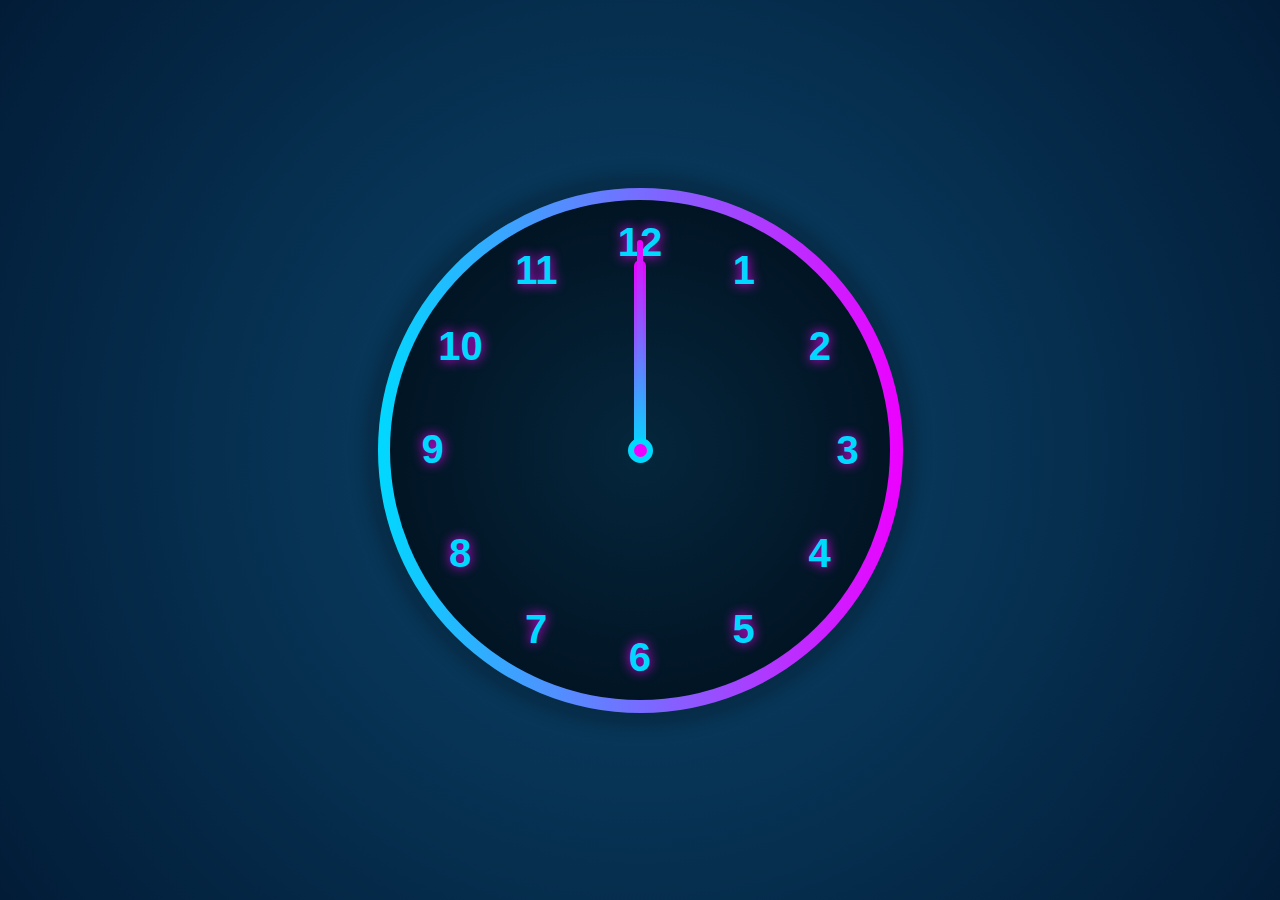
<file: index.html>
<!DOCTYPE html>
<html lang="en">
<head>
    <meta charset="UTF-8">
    <meta name="viewport" content="width=device-width, initial-scale=1.0">
    <title>Analog Clock</title>
    <link rel="stylesheet" href="clock.css">
</head>
<body>
    
    <div class="clock">
        <div class="number" style="--n:1"><b>1</b></div>
        <div class="number" style="--n:2"><b>2</b></div>
        <div class="number" style="--n:3"><b>3</b></div>
        <div class="number" style="--n:4"><b>4</b></div>
        <div class="number" style="--n:5"><b>5</b></div>
        <div class="number" style="--n:6"><b>6</b></div>
        <div class="number" style="--n:7"><b>7</b></div>
        <div class="number" style="--n:8"><b>8</b></div>
        <div class="number" style="--n:9"><b>9</b></div>
        <div class="number" style="--n:10"><b>10</b></div>
        <div class="number" style="--n:11"><b>11</b></div>
        <div class="number" style="--n:12"><b>12</b></div>

        <div class="hour-hand" id="hour-hand"></div>
        <div class="minute-hand" id="minute-hand"></div>
        <div class="second-hand" id="second-hand"></div>
        <div class="center-dot"></div>
    </div>

    <script src="clock.js"></script>
</body>
</html>
</file>
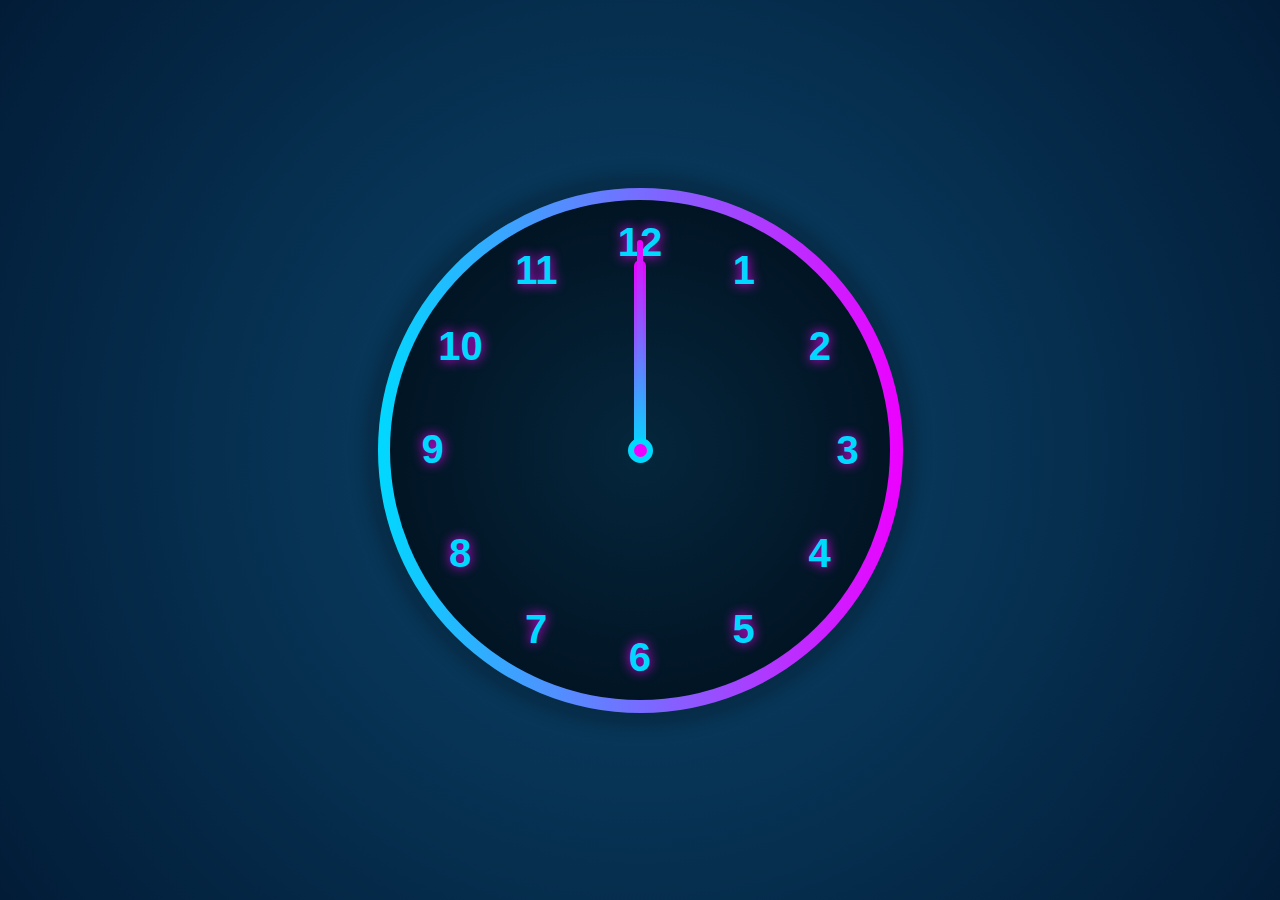
<file: clock.html>
<!DOCTYPE html>
<html lang="en">
<head>
    <meta charset="UTF-8">
    <meta name="viewport" content="width=device-width, initial-scale=1.0">
    <title>Analog Clock</title>
    <link rel="stylesheet" href="clock.css">
</head>
<body>
    
    <div class="clock">
        <div class="number" style="--n:1"><b>1</b></div>
        <div class="number" style="--n:2"><b>2</b></div>
        <div class="number" style="--n:3"><b>3</b></div>
        <div class="number" style="--n:4"><b>4</b></div>
        <div class="number" style="--n:5"><b>5</b></div>
        <div class="number" style="--n:6"><b>6</b></div>
        <div class="number" style="--n:7"><b>7</b></div>
        <div class="number" style="--n:8"><b>8</b></div>
        <div class="number" style="--n:9"><b>9</b></div>
        <div class="number" style="--n:10"><b>10</b></div>
        <div class="number" style="--n:11"><b>11</b></div>
        <div class="number" style="--n:12"><b>12</b></div>

        <div class="hour-hand" id="hour-hand"></div>
        <div class="minute-hand" id="minute-hand"></div>
        <div class="second-hand" id="second-hand"></div>
        <div class="center-dot"></div>
    </div>

    <script src="clock.js"></script>
</body>
</html>
</file>
<file: clock.css>
*{
    margin: 0;
    padding: 0;
    box-sizing: border-box;
    font-family: 'Segoe UI', Tahoma, Geneva, Verdana, sans-serif ;
}

body{
    display: flex;
    justify-content: center;
    align-items: center;
    height: 100vh;
    background: radial-gradient(circle, #0b456b, #021c37);
}

.clock{
    width: 500px;
    height: 500px;
    position: relative;
    /*background-color: gray;*/
    border-radius: 50%;
    display: flex;
    justify-content: center;
    align-items: center;
    background: radial-gradient(circle,#05263c,#000d1a);
}

.clock::before{
    content:"";
    width: 525px;
    height: 525px;
    position: absolute;
    border-radius: 50%;
    background: linear-gradient(to right, #00d9ff, #ee00ff);
    box-shadow: 0 0 15px 15px rgba(0, 0, 0, 0.2);
    z-index: -1;

} 

.number {
    transform: rotate(calc(30deg * var(--n)));
    position: absolute;
    text-align: center;
    inset: 20px;
    font-size: 40px;
    color: #00d9ff;
    text-shadow: 0 0 12px #ee00ff;
}

.number b{
    transform: rotate(calc(-30deg * var(--n)));
    display: inline-block;
}

.center-dot{
    position: absolute;
    width: 25px;
    height: 25px;
    background-color: #ee00ff;
    border: 6px solid #00d9ff;
    border-radius: 50%;
}

.hour-hand, .minute-hand, .second-hand{
    --rotate : 0;
    position: absolute;
    left: 50%;
    bottom: 50%;
    transform: translate(-50%) rotate(calc(var(--rotate) * 1deg));
    transform-origin: bottom;
    border-radius: 30px 30px 0 0;

}

.hour-hand{
    width: 12px;
    height: 130px;
    background: linear-gradient(#00d9ff,#ee00ff);
}

.minute-hand{
    width: 12px;
    height: 190px;
    /*background-color: blue;*/
    background: linear-gradient(to top, #00d9ff,#ee00ff);
}

.second-hand{
    width: 6px;
    height: 210px;
    /*background-color: red;*/
    background: linear-gradient(to top, #00d9ff,#ee00ff);
}
</file>
